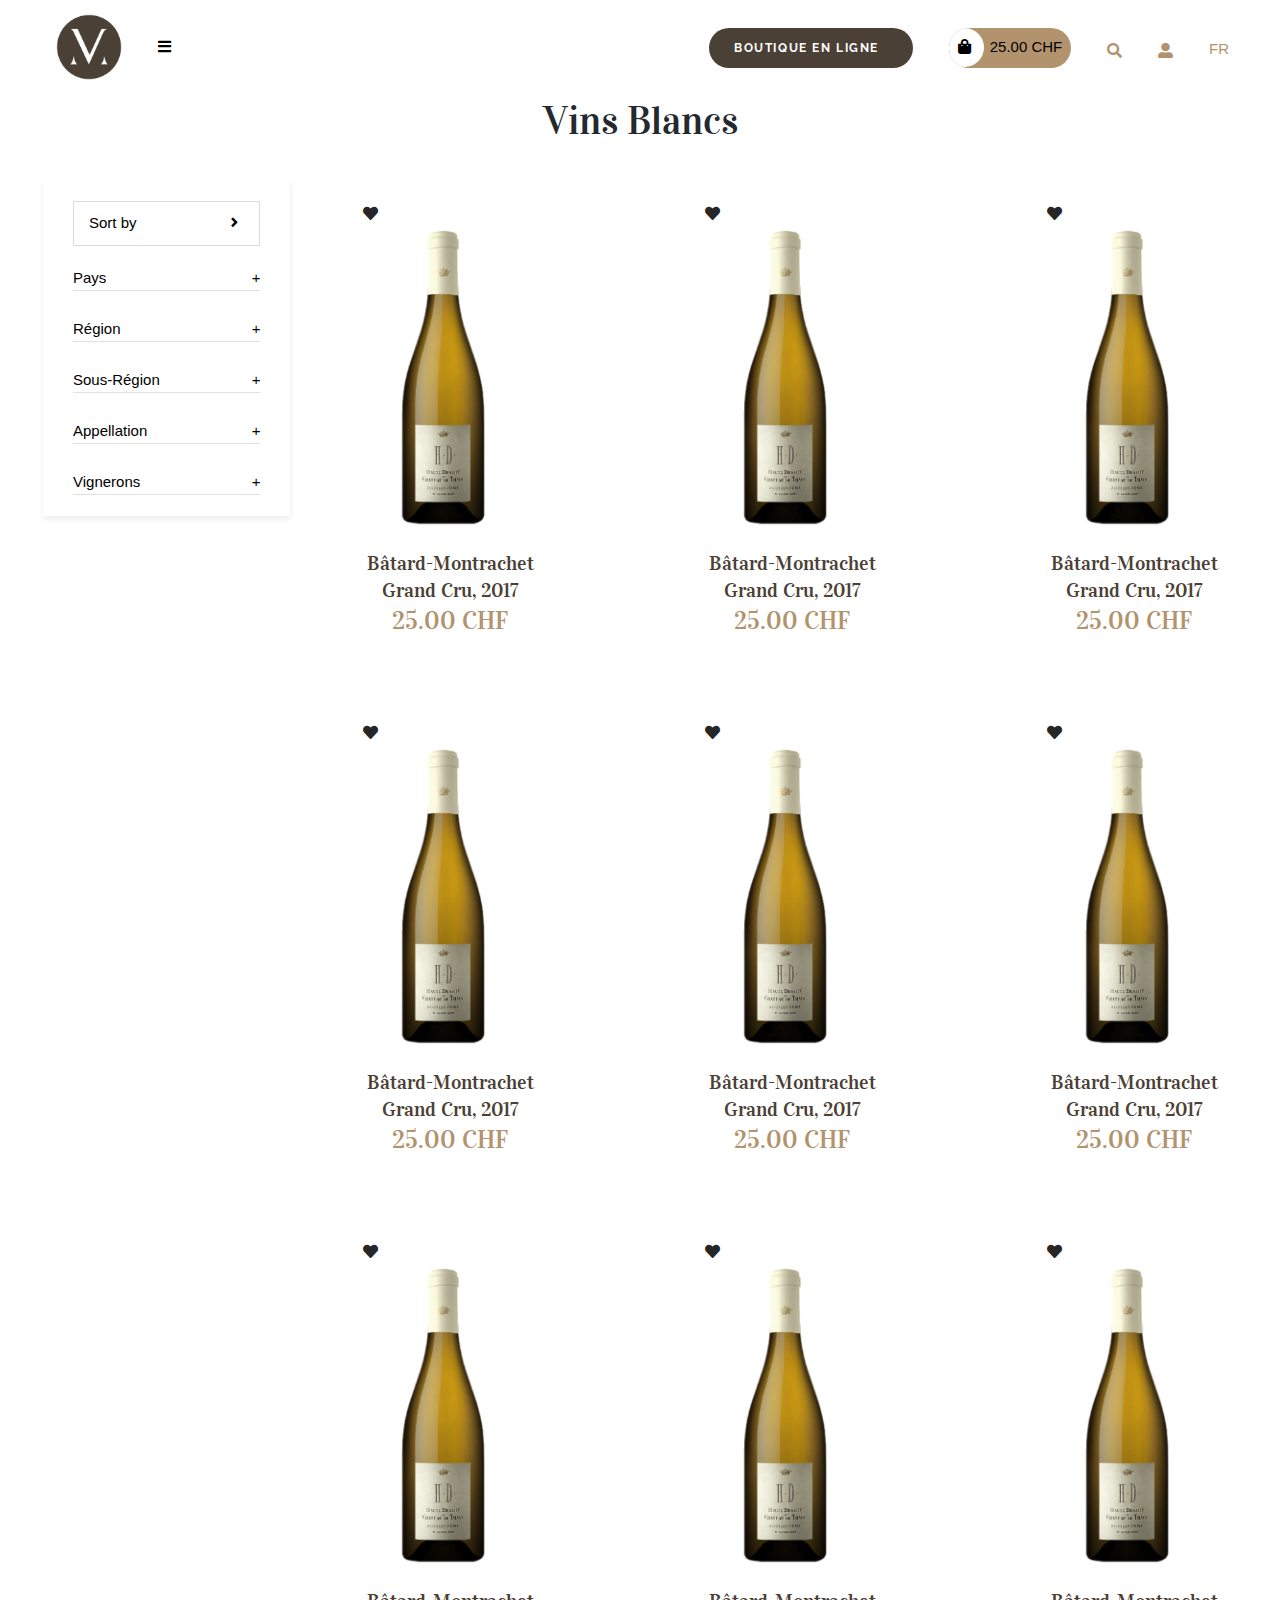
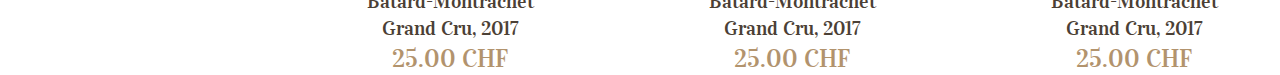
<file: store.html>
<!DOCTYPE html>
<html lang="en">

<head>
    <meta charset="UTF-8">
    <meta name="viewport" content="width=device-width, initial-scale=1.0">
    <link rel="stylesheet" href="https://cdnjs.cloudflare.com/ajax/libs/font-awesome/5.12.1/css/all.min.css" />
    <!-- <link rel="stylesheet" href="https://cdnjs.cloudflare.com/ajax/libs/font-awesome/5.12.1/css/all.min.css"/> -->
    <link rel="stylesheet" href="css/style.css">
    <title>Store</title>
</head>

<body>
    <div class="container">
        <div id="upper-content">

            <div class="titles">
                <div class="same-row">
                    <span id="close-upper"><i class="fas close-it fa-times"></i></span>
                    <h1 id="white-title">EXPLOREZ notre</h1>
                </div>

                <h1 id="brown-title">BOUTIQUE EN LIGNE</h1>
            </div>
            <div class="grid-links">

                <div class="links link1">
                    <div class="link-header first-head">
                        <p class="link-title ">
                            PAR RÉGION
                        </p>
                        <span id="replace-sigin">+</span>
                    </div>
                    <ul class="link-lists1">
                        <li><a href="#">Alsace</a></li>
                        <li><a href="#">Bordeaux</a></li>
                        <li><a href="#">Bourgogne</a></li>
                        <li><a href="#">Catalogne</a></li>
                        <li><a href="#">Champagne</a></li>
                        <li><a href="#">Languedoc</a></li>
                    </ul>
                </div>
                <div class="links">
                    <ul class="link-lists1">

                        <li><a href="#">Provence</a></li>
                        <li><a href="#">Région du Cape</a></li>
                        <li><a href="#">Rioja</a></li>
                        <li><a href="#">Roussillon</a></li>
                        <li><a href="#"> Sud-Ouest</a></li>
                        <li><a href="#">Valais</a></li>
                    </ul>
                </div>
                <div class="links">
                    <ul class="link-lists1">

                        <li><a href="#">Vallée de la Loire</a></li>
                        <li><a href="#">Vallée du Rhône</a></li>
                    </ul>
                </div>
                <div class="links">
                    <div class="link-header second-head ">
                        <p class="link-title">
                            PAR COULEUR
                        </p>
                        <span id="replace-sigin">+</span>
                    </div>
                    <ul class="link-lists2">

                        <li><a href="#">Blanc</a></li>
                        <li><a href="#">Moelleux</a></li>
                        <li><a href="#">Pétillant</a></li>
                        <li><a href="#">Pétillant rosé</a></li>
                        <li><a href="#">Rosé</a></li>
                        <li><a href="#">Rouge</a></li>
                    </ul>
                </div>
                <div class="links">
                    <div class="link-header third-head">
                        <p class="link-title">
                            DIVERS
                        </p>
                        <span id="replace-sigin">+</span>
                    </div>
                    <ul class="link-lists3">

                        <li><a href="#">Verres</a></li>
                        <li><a href="#">Coffrets Cadeaux</a></li>
                    </ul>
                </div>
            </div>

        </div>
        <nav class="main-nav">

            <div class="left-menu">

                <img src="img/MV-SANS-ECRITURE.png" alt="Koein" class="logo">


                <span class="show-menu"><i class="fas fa-bars"></i></span>

            </div>
            <div class="right-menu">
                <div class="btn btn-store"> <a href="#">BOUTIQUE EN LIGNE</a> </div>


                <div class="cart"><span> <i class="fas fa-shopping-bag"></i> </span>
                    <p>25.00 CHF</p>
                </div>
                <a href="#" class="btn btn-search"><i class="fas fa-search"></i></a>
                <a href="#" class=" btn btn-profile"><i class="fas fa-user-alt"></i></a>
                <a href="#" class=" btn btn-lang">FR</a>

            </div>
        </nav>

        <div class="store-title">


            <h1>Vins Blancs</h1>



        </div>
        <main class="main-content">

            <div class="left-sort">
                <form action="" method="get">
                    <div class="filter-block">

                        <div id="show-hide" class="closed">
                            <h4>Sort by </h4><i class="fas fa-angle-down"></i>
                        </div>
                        <div class="filter-content">


                            <div id="show-pays">
                                <h4>Pays</h4><span id="replace-sigin">+</span>
                            </div>
                            <div class="pays-content" style="display: none;">

                                <label class="checkbox-div">
                                    <input id="checkbox-sort  check-one" type="checkbox">

                                    France
                                </label>
                                <label class="checkbox-div">
                                    <input id="checkbox-sort  check-two" type="checkbox">

                                    Italy
                                </label>
                                <label class="checkbox-div">
                                    <input id="checkbox-sort  check-three " type="checkbox">

                                    Lebanon
                                </label>
                                <label class="checkbox-div">
                                    <input id="checkbox-sort check-four" type="checkbox">

                                    Switzerland
                                </label>
                                <label class="checkbox-div">
                                    <input id="checkbox-sort check-five" type="checkbox">

                                    Canada
                                </label>

                            </div>
                            <div id="show-pays">
                                <h4>Région</h4><span id="replace-sigin">+</span>
                            </div>
                            <div id="show-pays">
                                <h4>Sous-Région</h4><span id="replace-sigin">+</span>
                            </div>
                            <div id="show-pays">
                                <h4>Appellation</h4><span id="replace-sigin">+</span>
                            </div>
                            <div id="show-pays">
                                <h4>Vignerons</h4><span id="replace-sigin">+</span>
                            </div>




                        </div>
                    </div>
                </form>
            </div>
            <div class="product-list">

                <div class="items">
                    <a href="#" class="btn-like"><i class="fas fa-heart"></i></a>
                    <img src="img/chateau-tracy-pouilly-fume-HD-2011-G2.png" alt="" class="bottle">


                    <p class="details">Bâtard-Montrachet <br> Grand Cru, 2017</p>
                    <p class="price">25.00 CHF</p>
                </div>
                <div class="items">
                    <a href="#" class="btn-like"><i class="fas fa-heart"></i></a>
                    <img src="img/chateau-tracy-pouilly-fume-HD-2011-G2.png" alt="" class="bottle">


                    <p class="details">Bâtard-Montrachet <br> Grand Cru, 2017</p>
                    <p class="price">25.00 CHF</p>
                </div>
                <div class="items">
                    <a href="#" class="btn-like"><i class="fas fa-heart"></i></a>
                    <img src="img/chateau-tracy-pouilly-fume-HD-2011-G2.png" alt="" class="bottle">


                    <p class="details">Bâtard-Montrachet <br> Grand Cru, 2017</p>
                    <p class="price">25.00 CHF</p>
                </div>
                <div class="items">
                    <a href="#" class="btn-like"><i class="fas fa-heart"></i></a>
                    <img src="img/chateau-tracy-pouilly-fume-HD-2011-G2.png" alt="" class="bottle">


                    <p class="details">Bâtard-Montrachet <br> Grand Cru, 2017</p>
                    <p class="price">25.00 CHF</p>
                </div>
                <div class="items">
                    <a href="#" class="btn-like"><i class="fas fa-heart"></i></a>
                    <img src="img/chateau-tracy-pouilly-fume-HD-2011-G2.png" alt="" class="bottle">


                    <p class="details">Bâtard-Montrachet <br> Grand Cru, 2017</p>
                    <p class="price">25.00 CHF</p>
                </div>
                <div class="items">
                    <a href="#" class="btn-like"><i class="fas fa-heart"></i></a>
                    <img src="img/chateau-tracy-pouilly-fume-HD-2011-G2.png" alt="" class="bottle">


                    <p class="details">Bâtard-Montrachet <br> Grand Cru, 2017</p>
                    <p class="price">25.00 CHF</p>
                </div>
                <div class="items">
                    <a href="#" class="btn-like"><i class="fas fa-heart"></i></a>
                    <img src="img/chateau-tracy-pouilly-fume-HD-2011-G2.png" alt="" class="bottle">


                    <p class="details">Bâtard-Montrachet <br> Grand Cru, 2017</p>
                    <p class="price">25.00 CHF</p>
                </div>
                <div class="items">
                    <a href="#" class="btn-like"><i class="fas fa-heart"></i></a>
                    <img src="img/chateau-tracy-pouilly-fume-HD-2011-G2.png" alt="" class="bottle">


                    <p class="details">Bâtard-Montrachet <br> Grand Cru, 2017</p>
                    <p class="price">25.00 CHF</p>
                </div>
                <div class="items">
                    <a href="#" class="btn-like"><i class="fas fa-heart"></i></a>
                    <img src="img/chateau-tracy-pouilly-fume-HD-2011-G2.png" alt="" class="bottle">


                    <p class="details">Bâtard-Montrachet <br> Grand Cru, 2017</p>
                    <p class="price">25.00 CHF</p>
                </div>

            </div>

        </main>
        <div class="filter"><i class="fas fa-filter"></i><span>FILTER</span> </div>



    </div>
    <div class="filter-block-mobile">

        <div id="show-hide">
            <i class="fas fa-times"></i>
        </div>
        <div class="filter-content-mobile">


            <div id="show-pays">
                <h4>Pays</h4><span id="replace-sigin">+</span>
            </div>
            <div class="pays-content" style="display: none;">

                <label class="checkbox-div">
                    <input id="checkbox-sort" type="checkbox">

                    France
                </label>
                <label class="checkbox-div">
                    <input id="checkbox-sort" type="checkbox">

                    Italy
                </label>
                <label class="checkbox-div">
                    <input id="checkbox-sort" type="checkbox">

                    Lebanon
                </label>
                <label class="checkbox-div">
                    <input id="checkbox-sort" type="checkbox">

                    Switzerland
                </label>
                <label class="checkbox-div">
                    <input id="checkbox-sort" type="checkbox">

                    Canada
                </label>

            </div>
            <div id="show-pays">
                <h4>Région</h4><span id="replace-sigin">+</span>
            </div>
            <div id="show-pays">
                <h4>Sous-Région</h4><span id="replace-sigin">+</span>
            </div>
            <div id="show-pays">
                <h4>Appellation</h4><span id="replace-sigin">+</span>
            </div>
            <div id="show-pays">
                <h4>Vignerons</h4><span id="replace-sigin">+</span>
            </div>




        </div>
    </div>

    <script type="text/javascript" src="https://code.jquery.com/jquery-3.4.1.min.js"
        integrity="sha256-CSXorXvZcTkaix6Yvo6HppcZGetbYMGWSFlBw8HfCJo=" crossorigin="anonymous"></script>
    <script src="js/script.js"></script>
</body>

</html>
</file>
<file: css/style.css>
/*//// font links */
@import url('https://fonts.googleapis.com/css?family=Raleway:400,600,700&display=swap');
@import url('https://fonts.googleapis.com/css?family=Vidaloka&display=swap');

@font-face {
    font-family: Exodus Demo;
    src: url("/font/ExodusDemo-Sharpen.otf");
}

@font-face {
    font-family: Exodus Personal Use;
    src: url("/font/Exodus-PersonalUse-Regular.otf");
}

/*//// reset css template  */
html,
body,
div,
span,
applet,
object,
iframe,
h1,
h2,
h3,
h4,
h5,
h6,
p,
blockquote,
pre,
a,
abbr,
acronym,
address,
big,
cite,
code,
del,
dfn,
em,
img,
ins,
kbd,
q,
s,
samp,
small,
strike,
strong,
sub,
sup,
tt,
var,
b,
u,
i,
center,
dl,
dt,
dd,
ol,
ul,
li,
fieldset,
form,
label,
legend,
table,
caption,
tbody,
tfoot,
thead,
tr,
th,
td,
article,
aside,
canvas,
details,
embed,
figure,
figcaption,
footer,
header,
hgroup,
menu,
nav,
output,
ruby,
section,
summary,
time,
mark,
audio,
video {
    margin: 0;
    padding: 0;
    border: 0;
    font-size: 100%;
    font: inherit;
    vertical-align: baseline;
    box-sizing: border-box;
}

/* HTML5 display-role reset for older browsers */
article,
aside,
details,
figcaption,
figure,
footer,
header,
hgroup,
menu,
nav,
section {
    display: block;
}

body {
    line-height: 1;
}

ol,
ul {
    list-style: none;
}

blockquote,
q {
    quotes: none;
}

blockquote:before,
blockquote:after,
q:before,
q:after {
    content: '';
    content: none;
}

table {
    border-collapse: collapse;
    border-spacing: 0;
}

:root {

    --backgrond-color: #FFF;
    --primary-color: #4B4035;
    --secondary-color: #B2936D;
}

body {
    font-family: 'Segoe UI', Tahoma, Geneva, Verdana, sans-serif;
    background-color: var(--second-color);
    color: var(--font-color);

    font-size: 15px;
    line-height: 1.5;

}

a {

    color: #262626;
    text-decoration: none;
    /* text-decoration-color:  is for remove blue color of the links  */
}

.container {
    width: 100%;
    max-width: 1400px;
    overflow: hidden;
    margin: 0 auto;

}

/* //////////////////////////////Home page/////////////////////////// */

.home-banner {

    width: 100%;
    height: 738px;
    position: relative;

    background-image: url('/img/Image-55.png');
    z-index: 0;
}

.home-banner .main-nav {
    padding: 14px 56px;
    z-index: 2;
    margin: 0px;
}



.home-banner .show-menu {
    color: #ffffff;
}

.home-banner .cart p {
    color: #ffffff;
}

.home-banner .btn-search,
.home-banner .btn-profile,
.home-banner .btn-lang {
    color: #ffffff;
}

.home-banner .right-geo {
    position: absolute;
    left: 983px;
    top: 151px;
    width: 467px;
    height: 587px;
    transform: matrix(-1, 0, 0, -1, 0, 0);
    clip-path: polygon(0 0, 0% 100%, 100% 0);
    background: transparent linear-gradient(196deg, #000000 0%, #00000000 100%) 0% 0% no-repeat padding-box;
    opacity: 0.59;
}

.home-banner .left-geo {
    z-index: -1;
    position: absolute;
    top: 0px;
    left: 0px;
    width: 611px;
    height: 738px;
    clip-path: polygon(0px 0px, 34.25% 0px, 100% 100%, 0% 100%);

    background: transparent linear-gradient(180deg, #000000 0%, #00000000 100%) 0% 0% no-repeat padding-box;
    opacity: 1;
}

.banner-title {
    position: absolute;
    top: 392px;
    margin-left: 64px;
}

.banner-title p {

    max-width: 687px;
    height: 201px;
    text-align: left;
    font: normal 50px/67px Vidaloka;
    letter-spacing: 0;
    color: #FFFFFF;
    text-shadow: 0px 3px 6px #0000006B;
    opacity: 1;

}


.banner-btn {
    margin-top: 22.68px;

    max-width: 283px;
    height: 58px;
    border: 1px solid #FBFBFB;
    opacity: 1;
}

.banner-btn p {
    display: none;
}

@media (max-width:424px) {
    .home-banner {
        height: 804px;
        background-size: 861px 811px;
        background-position: top left 715px;
    }

    .home-banner .main-nav {
        padding: 12px 16px;
        padding-right: 19px;
        border: none;
    }

    .home-banner .left-geo {

        clip-path: polygon(0px 0px, 43.76% 0px, 100% 100%, 0% 100%);

        width: 233px;
        height: 139px;
    }

    .home-banner .right-geo {
        top: 71.5%;
        left: 54.4%;
        width: 183px;
        height: 229px;
        transform: matrix(-1, 0, 0, -1, 0, 0);
        background: transparent linear-gradient(196deg, #000000 0%, #00000000 100%) 0% 0% no-repeat padding-box;
        opacity: 0.59;
    }

    .banner-title {
        position: absolute;
        top: 516px;
        margin-left: 20px;
    }

    .banner-title p {
        display: block;
        max-width: 259px;
        height: 108px;
        text-align: left;
        font: normal 20px/27px Vidaloka;
        letter-spacing: 0;
        color: #FFFFFF;
        text-shadow: 0px 3px 6px #0000006B;
        opacity: 1;

    }


    .banner-btn {
        margin-top: 22.68px;
        text-align: center;
        max-width: 283px;
        height: 58px;
        border: 1px solid #FBFBFB;
        opacity: 1;

    }

    .banner-btn p {
        font: Bold 11px/15px Raleway;
        letter-spacing: 1.42px;
        color: #FFFFFF;
        text-transform: uppercase;
        opacity: 1;
        height: 15px;
        width: 185px;
        margin: 0 auto;
        line-height: 52px;
    }

}

.dark-div {


    padding-top: 265px;
    width: 100%;
    height: 1603px;
    background: #24292F 0% 0% no-repeat padding-box;
    opacity: 1;
    overflow: hidden !important;
    position: relative;

}

.dark-div .background-logo {
    position: absolute;
    margin-left: auto;
    margin-right: auto;
    top: 1003;
    left: 0;
    right: 0;
    text-align: center;
    width: 664px;
    height: 655px;
    background: transparent url('/img/LOGO-MV whiye.fw.png') 0% 0% no-repeat padding-box;
    opacity: 1;
}

.home-slider {

    z-index: 4;
    margin: 0 auto;
    height: 677px;
    width: 1150px;
}

.home-slider img {
    float: left;
    width: 351px;
    height: 677px;
    padding-top: 85px;
}

.name-slider {
    margin-top: 360px;
    float: left;
    width: 404px;
    display: block;
}

.name-slider .white-title {
    width: 404px;
    height: 48px;
    text-align: center;
    font: normal 36px/48px Vidaloka;
    letter-spacing: 0;
    color: #FFFFFF;
    text-transform: uppercase;
    opacity: 1;
}

.name-slider .brown-title {


    text-align: center;
    font: normal 36px/48px Vidaloka;
    letter-spacing: 0;
    color: #B2936D;
    text-transform: uppercase;
    opacity: 1;
}

.name-slider .arrow-slider {
    text-align: center;
    margin-top: 126px;
}

.pre-slider {
    margin-left: 10px;
}

.next-slider {
    margin-right: 10px;
}

.arrow-slider svg {
    cursor: pointer;
    color: #ffffff;


}


.details-slider {
    margin-top: 360px;
    float: left;
    width: 225px;
    height: 100%;
    text-align: left;
}

.details-slider .year {
    width: 93px;
    height: 39px;
    background: #B2936D 0% 0% no-repeat padding-box;
    opacity: 1;
    text-align: center;
    font: normal 31px/41px Raleway;
    letter-spacing: 0;
    color: #FFFFFF;
}

.details-slider .place {

    text-align: left;
    font: normal 25px/33px Vidaloka;
    letter-spacing: 0;
    color: #FFFFFF;
    text-transform: uppercase;
    opacity: 1;
}

.details-slider .type {

    text-align: left;
    font: normal 20px/27px Raleway;
    letter-spacing: 0;
    color: #FFFFFF;
    text-transform: capitalize;
    opacity: 1;
}

.details-slider .price {
    margin-top: 33px;
    text-align: left;
    font: normal 25px/33px Vidaloka;
    letter-spacing: 0;
    color: #FFFFFF;
    text-transform: uppercase;
    opacity: 1;
}

.details-slider .order-btn {
    cursor: pointer;
    text-align: center;
    margin-top: 66px;
    width: 222px;
    height: 59px;
    border: 1px solid #B2936D;
    opacity: 1;
    color: #B2936D;
    font: Bold 14px/19px Raleway;
    letter-spacing: 1.81px;
    line-height: 57px;
    text-transform: uppercase;

}

.details-slider .arrow-slider {
    display: none;
}

@media (max-width:424px) {

    .dark-div {
        height: 677px !important;
        padding-top: 34px;
    }

    .dark-div .background-logo {
        position: absolute;
        margin-left: auto;
        margin-right: auto;
        background-size: 220px 217px;
        top: 133px;
        width: 220px;
        height: 217px;

    }

    .home-slider {
        text-align: center;
        margin: 0 auto;
        height: 345px;
        width: 100%;
    }

    .name-slider {
        display: block;
        margin: 0 auto;
    }

    .name-slider .arrow-slider {
        display: none;


    }

    .name-slider .white-title {

        height: 30px;
        text-align: center;
        font: normal 22px/30px Vidaloka;
        letter-spacing: 0;
        color: #FFFFFF;
        text-transform: uppercase;
        opacity: 1;
    }

    .name-slider .brown-title {
        text-align: center;
        font: normal 22px/30px Vidaloka;
        letter-spacing: 0;
        color: #B2936D;
        text-transform: uppercase;
        opacity: 1;
    }

    .inline-banner {


        display: inline;

    }

    .home-slider img {
        float: left;
        padding-top: 0;
        margin-top: 4px;
        width: 143px;
        height: 275px;
        margin-left: 38px;
    }

    .details-slider {
        margin-top: 23px;
        float: left;
        width: 165px;
        height: 100%;
        text-align: left;
    }

    .details-slider .year {
        width: 62px;
        height: 26px;
        background: #B2936D 0% 0% no-repeat padding-box;
        opacity: 1;
        text-align: center;
        font: normal 18px/24px Raleway;
        letter-spacing: 0;
        color: #FFFFFF;
        opacity: 1;
    }

    .details-slider .place {
        padding-top: 10px;
        text-align: left;
        font: normal 16px/21px Vidaloka;
        letter-spacing: 0;
        color: #FFFFFF;
        text-transform: uppercase;
        opacity: 1;
    }

    .details-slider .type {

        text-align: left;
        font: normal 14px/19px Raleway;
        letter-spacing: 0;
        color: #FFFFFF;
        text-transform: capitalize;
        opacity: 1;
    }

    .details-slider .price {
        margin-top: 23px;
        text-align: left;
        font: normal 15px/20px Vidaloka;
        letter-spacing: 0;
        color: #FFFFFF;
        text-transform: uppercase;
        opacity: 1;
    }

    .details-slider .order-btn {
        cursor: pointer;
        text-align: center;
        margin-top: 28px;
        width: 165px;
        height: 54px;
        padding-left: 10px;
        border: 1px solid #B2936D;
        opacity: 1;
        text-align: left;
        font: Bold 11px/15px Raleway;
        letter-spacing: 1.42px;
        color: #B2936D;
        text-transform: uppercase;
        opacity: 1;
        line-height: 50px;

    }

    .details-slider .arrow-slider {
        margin-top: 25px;
        display: block;
    }

    .dark-div .red-wine-bg {
        top: 314px;
        left: -129.27734375px;
        position: absolute;
        width: 316px;
        height: 398px;
        transform: matrix(0.97, -0.26, 0.26, 0.97, 0, 0);
        opacity: 0.55;
    }

}

.dark-div .red-wine-bg {
    top: 823px;
    left: -242.717px;
    position: absolute;
    width: 678px;
    height: 856px;
    transform: matrix(0.97, -0.26, 0.26, 0.97, 0, 0);
    opacity: 0.55;
}

.btm-slider-container {

    margin: 0 auto;
    margin-top: 154px;
    width: 100%;
    text-align: center;
    display: block;

}

.btm-slider-container .growers {
    text-align: center;
    font: normal 36px/48px Vidaloka;
    letter-spacing: 0;
    color: #B2936D;
    opacity: 1;
}

.btm-slider-container .arrow-slider {
    margin: 20px;

}

.btm-slider-container .arrow-slider-mobile {

    margin-top: 5px;
    margin-left: 10px;
    display: none;
    cursor: pointer;

}

.pre-slider-btm {
    margin-right: 10px;
    display: inline !important;
}

.next-slider-btm {

    margin-left: 10px;
    display: inline !important;
}

.btm-slider-container .bottom-slider {
    width: 100%;
    margin-top: 40px;



}

.bottom-slider .slider-img {

    width: 229px !important;
    height: 229px !important;

    background: #DEDEDE 0% 0% no-repeat padding-box;
    border: 1px solid #707070;
    opacity: 1;
    border-radius: 100%;
    margin: 0 34px;

}

.slider-img img {
    width: 151px;
    height: 151px;
    margin: 45px 39px;

    background-color: #DEDEDE;
    mix-blend-mode: multiply;

}

@media (max-width:424px) {



    .btm-slider-container {

        margin: 0 auto;
        margin-top: 107px !important;
        width: 100%;
        text-align: center;
        display: block;

    }

    .btm-slider-container .arrow-slider {
        display: none;
    }

    .btm-slider-container .growers {
        text-align: center;
        font: normal 22px/30px Vidaloka;
        letter-spacing: 0;
        color: #B2936D;
        opacity: 1;
    }

    .btm-slider-container .bottom-slider {
        width: 100%;
        margin-top: 16px;



    }

    .bottom-slider .slider-img {
        width: 101px !important;
        height: 100px !important;

        background: #DEDEDE 0% 0% no-repeat padding-box;
        border: 1px solid #707070;
        opacity: 1;
        border-radius: 100%;
        margin: 0 20px;

    }

    .slider-img img {
        width: 66px;
        height: 66px;
        margin-top: 15px;
        margin-left: 15px;

        background-color: #DEDEDE;
        mix-blend-mode: multiply;

    }

    .btm-slider-container .arrow-slider-mobile {

        display: block !important;

    }
}

.gallery {

    width: 100%;
    height: 1036px;
}

.gallery .left-gallery {
    position: relative;
    width: 49.04%;
    float: left;
    height: 100%;

}

.gallery .right-gallery {
    position: relative;
    width: 50.96%;
    float: left;
    height: 100%;

}

.left-gallery img {
    width: 90%;

    float: left;
    margin-top: 248px;
}

.left-gallery .left-title-gallery {
    position: absolute;
    top: 456px;
    left: 185px;
    height: 96px;
    text-align: center;
    font: 36px/48px Exodus Demo;
    letter-spacing: 0;
    color: #FFFFFF;
    opacity: 1;
    text-align: center;
}

.left-title-gallery .black-title {
    width: 239px;
    background: #24292F 0% 0% no-repeat padding-box;

}

.left-title-gallery .brown-title {
    width: 196px;
    height: 45px;
    background: #B69976 0% 0% no-repeat padding-box;
    margin: 0 auto;
}

.right-gallery .right-first-img {
    margin-top: 172.59px;
    float: left;
}

.right-gallery .right-second-img {
    margin-top: 68.41px;
    float: left;
}

.right-gallery .right-first-title {
    position: absolute;
    top: 366px;
    right: 108px;
    width: 320px;
    height: 149px;
    background: #FFFFFF 0% 0% no-repeat padding-box;
    opacity: 1;
    font: 36px/48px Exodus Demo;
    letter-spacing: 0;
    color: #24292F;
    opacity: 1;
}

.right-gallery .right-title-gallery {
    position: absolute;
    top: 699px;
    right: 197px;
    height: 96px;
    text-align: center;
    font: 36px/48px Exodus Demo;
    letter-spacing: 0;
    color: #FFFFFF;
    opacity: 1;
    text-align: center;
}

.right-title-gallery .black-title {
    width: 303px;
    background: #24292F 0% 0% no-repeat padding-box;

}

.right-title-gallery .brown-title {
    width: 262px;
    height: 45px;
    background: #B69976 0% 0% no-repeat padding-box;
    margin: 0 auto;
}


@media (max-width:424px) {

    .gallery {

        width: 100%;
        height: 641.94px;
    }

    .gallery .left-gallery {

        width: 100%;
        height: 278px;
    }

    .left-gallery img {
        margin: 0 12px;
        margin-top: 15px;
        width: 350px;
        height: 263px;
    }

    .left-gallery .left-title-gallery {
        position: absolute;
        top: 126px;
        left: 116px;
        height: 96px;
        text-align: center;
        font: 22px/30px Exodus;
        letter-spacing: 0;
        color: #FFFFFF;
        opacity: 1;
        text-align: center;
    }

    .left-title-gallery .black-title {
        width: 143px;

        background: #24292F 0% 0% no-repeat padding-box;

    }

    .left-title-gallery .brown-title {
        width: 121px;
        height: 23px;
        background: #B69976 0% 0% no-repeat padding-box;
        margin: 0 auto;
    }

    .gallery .right-gallery {

        width: 100%;
        padding: 14px 13px;
        padding-bottom: 18px;
        height: 365px;

    }

    .right-gallery .right-first-img {
        margin-top: 0px;
        float: left;
        width: 350px;
        height: 193px;
    }

    .right-gallery .right-second-img {
        margin-top: 14px;
        float: left;
        width: 350px;
        height: 140px;
    }

    .right-gallery .right-first-title {
        position: absolute;
        top: 140px;
        right: 88px;
        width: 200px;
        height: 70px;
        background: #FFFFFF 0% 0% no-repeat padding-box;
        text-align: center;
        font: 22px/30px Exodus Demo;
        letter-spacing: 0;
        color: #24292F;
        opacity: 1;
    }

    .right-gallery .right-title-gallery {
        position: absolute;
        top: 269px;
        right: 97px;


        text-align: center;
        font: 22px/30px Exodus Demo;
        letter-spacing: 0;
        color: #FFFFFF;
        opacity: 1;
    }

    .right-title-gallery .black-title {
        width: 185px;
        height: 25px;
        background: #24292F 0% 0% no-repeat padding-box;

    }

    .right-title-gallery .brown-title {
        width: 168px;
        height: 26px;
        background: #B69976 0% 0% no-repeat padding-box;
        margin: 0 auto;
    }


}

/* //////////////////////////////Home page/////////////////////////// */
/* ////top hidden menu */
#upper-content {

    padding-top: 31px;
    width: 100%;
    display: none;
    background: #4D4034 0% 0% no-repeat padding-box;
    border: 1px solid #707070;
    opacity: 1;
}



div.links:nth-child(1)>span:nth-child(2) {
    display: none;
}



div.links:nth-child(4)>span:nth-child(2) {
    display: none;
}



div.links:nth-child(5)>span:nth-child(2) {
    display: none;
}

.titles {


    display: block;
    width: 100%;


}

.link-header span {
    display: none;
}

#close-upper {
    position: absolute;
    color: white;
    opacity: 1;
    float: left;
    top: 31px;
    left: 75px;
    cursor: pointer;
}

#same-row {
    position: relative
}

#white-title {
    text-align: center;

    font-size: 27px;
    font-family: Vidaloka, 'Segoe UI', Tahoma, Geneva, Verdana, sans-serif;

    font-weight: normal;
    letter-spacing: 0;
    color: #FBFBFB;
    text-transform: uppercase;
    opacity: 1;
}

#brown-title {
    text-align: center;

    font-size: 27px;
    font-family: Vidaloka, 'Segoe UI', Tahoma, Geneva, Verdana, sans-serif;

    font-weight: normal;
    letter-spacing: 0;
    color: #B2936D;
    text-transform: uppercase;
    opacity: 1;
}

.grid-links .links #replace-sign {

    display: none;
}

.grid-links {
    display: grid;
    display: -ms-grid;
    grid-template-columns: repeat(5, 1fr);
    -ms-grid-columns: 1fr 1fr 1fr 1fr 1fr;
    column-gap: 89px;
    margin: 25px 72px;
}

.link-lists1,
.link-lists2,
.link-lists3 {
    display: block;
}

div.links:nth-child(2)>ul:nth-child(1) {
    margin-top: 40px;
}

div.links:nth-child(3)>ul:nth-child(1) {
    margin-top: 40px;
}


@media (max-width: 968px) {
    .grid-links {
        display: grid;
        display: -ms-grid;
        grid-template-columns: 1fr;
        -ms-grid-columns: 1fr;
        column-gap: 89px;
        margin: 25px 72px;
    }

    .links {
        padding-left: 0px !important;
        border: none !important;
    }

    .grid-links .link2,
    .link3 {

        margin-top: 0px !important;
    }

}

@media (max-width: 424px) {


    .first-head {
        padding-top: 0px;
        margin-top: 0px;
    }




    div.links:nth-child(4)>div:nth-child(1) {
        padding-top: 11px;
    }



    div.links:nth-child(1)>div:nth-child(1) {
        margin-top: 11px;
    }

    .grid-links {
        margin-left: 15px !important;
        border-top: 1px solid #707070;
        margin-right: 15px !important;
        margin-top: 15px !important;
        padding-top: 25px !important;
    }

    .grid-links .link-header {
        display: block;
        height: 50px;
        padding-top: 11px;
        border-bottom: 1px solid black;
        margin-bottom: 15px;
        cursor: pointer;
    }

    .link-header .link-title {

        float: left;
    }

    .link-header span {

        display: block;

        float: right;
    }

    div.links:nth-child(2)>ul:nth-child(1) {
        margin-top: 0px;
    }

    div.links:nth-child(3)>ul:nth-child(1) {
        margin-top: 0px;
    }

    #white-title {
        display: none;

    }

    #brown-title {
        font: Bold 16px/21px Raleway;
        letter-spacing: 2.06px;
        color: #FFFFFF;
        margin-left: 45px;
        text-align: left;

    }

    #close-upper {
        /*! position: absolute; */
        color: white;
        opacity: 1;
        float: left;
        /*! top: 31px; */
        /*! left: 75px; */
        cursor: pointer;
        top: 31px !important;
        left: 15px !important;

    }

    .grid-links {
        display: grid;
        display: -ms-grid;
        grid-template-columns: 1fr;
        -ms-grid-columns: 1fr;
        column-gap: 89px;
        margin: 25px 72px;
    }

    .links {
        padding-left: 0px !important;
        border: none !important;
    }

    .links ul {
        display: none;
    }

    .grid-links .link2,
    .link3 {

        margin-top: 0px !important;
    }
}

.grid-links .link-title {
    font: Bold 14px/19px Raleway;
    letter-spacing: 1.81px;
    color: #FBFBFB;
    text-transform: uppercase;
    opacity: 1;
    margin-bottom: 20px;
}

.grid-links .link2,
.link3 {

    margin-top: 40px;
}

.grid-links .link4,
.link5 {

    border-left: 1px solid black;
    padding-left: 60px;
}

.grid-links .links ul li a {
    font: normal 14px/24px Raleway;
    letter-spacing: 1.81px;
    color: #DBB68B;
    text-transform: capitalize;
    opacity: 1;
}



.show-menu {
    cursor: pointer;
}

/* /////nav bar */
.main-nav {
    display: flex;
    align-items: center;
    justify-content: space-between;
    margin: 14px 56px;
    flex-wrap: wrap;
}



.left-menu {
    display: flex;
    align-items: center;
    justify-content: space-between;


}

.left-menu .show-menu {
    margin-left: 36px;

}

.right-menu {
    display: flex;
    align-items: center;
    justify-content: space-between;


}

.right-menu .btn,
.cart {
    margin-left: 36px;
}

.btn-store {
    cursor: pointer;
    width: 204px;
    height: 40px;
    background: var(--primary-color) 0% 0% no-repeat padding-box;
    border-radius: 22px;
    opacity: 1;
}

.btn-store a {


    color: #262626;
    text-decoration: none;
    /* text-decoration-color:  is for remove blue color of the links  */
    text-align: left;
    font: Bold 14px/19px Raleway;
    letter-spacing: 1.81px;
    color: #FFFFFF;
    opacity: 1;

    line-height: 41px;
    letter-spacing: 1.59px;
    font-size: 12px;
    padding-left: 25px;
    padding-top: 0px;
    margin-top: 0px;



}

.cart {
    top: 31px;
    left: 1088px;
    width: 122px;
    height: 40px;
    background: #B2936D 0% 0% no-repeat padding-box;
    border-radius: 22px;
    opacity: 1;
    display: inherit;
    align-items: center;
    justify-content: center;


    padding-top: 0px;
    padding-left: 0px;
    overflow: hidden;
    text-align: center;


}

.cart span {

    background: #FFFFFF 0% 0% no-repeat padding-box;
    margin-left: -13px;
    border-radius: 22px;
    width: 39px;
    height: 39px;
    margin-right: 6px;
}

.cart span .fa-shopping-bag {
    padding-top: 11px;
    margin-left: 0px;
}


.btn-search {

    width: 15px;
    height: 15px;
    color: #B2936D;
    opacity: 1
}

.btn-profile {

    width: 15px;
    height: 15px;
    color: #B2936D;
    opacity: 1;



}

.btn-lang {
    width: 15px;
    height: 19px;
    text-align: left;
    font: SemiBold 14px/19px Raleway;
    letter-spacing: 0;
    color: #B2936D;
    opacity: 1;
}

@media (max-width: 779px) {
    .logo {
        width: 40px;
    }

    .btn-store {
        display: none;

    }
}

@media (max-width: 424px) {



    .main-nav {
        display: flex;
        align-items: center;

        justify-content: space-between;
        margin: 7px 18px;
        flex-wrap: wrap;
        border-bottom: 1px solid #F2F2F2;
        margin-bottom: 0;
        padding-bottom: 7px;
    }

    .logo {
        width: 40px;
    }





    .show-menu {
        margin-left: 15px;
    }


    .cart {
        margin-left: 15px;
        font: Bold 14px/19px Raleway !important;
    }


}

/* /////main content */



.store-title {

    width: 100%;
    display: inline-block;
    text-align: center;
    height: inherit;
}

.store-title h1 {

    margin-top: 29px;



    font: normal 39px/52px Vidaloka;
    font-size: 39px;
    font-family: Vidaloka, 'Segoe UI', Tahoma, Geneva, Verdana, sans-serif;
    line-height: 52px;
    font-weight: normal;
    letter-spacing: 0;
    color: #24292F;
    opacity: 1;
    margin: 0 auto;
}


.main-content {
    margin-top: 33px;
    margin-left: 43px;
}

.left-sort {
    width: 20%;
    float: left;
    -webkit-box-shadow: 0px 3px 6px #00000014;
    -moz-box-shadow: 0px 3px 6px #00000014;
    box-shadow: 0px 3px 6px #00000014;
}


/* /////product grid */
.product-list {

    width: 80%;
    margin-top: 0px;
    padding-top: 23px;
    padding-left: 73px;
    display: grid;
    display: -ms-grid;
    grid-template-columns: repeat(3, 172px);
    -ms-grid-columns: 172px 172px 172px;
    column-gap: 170px;
    row-gap: 85px;
}

@media (max-width:424px) {



    .store-title h1 {

        font: normal 22px/30px Vidaloka !important;

    }

    .product-list {
        /* grid-template-columns: repeat(3, 172px); */
        /* column-gap: 170px; */
        grid-template-columns: repeat(2, 2fr);
        -ms-grid-columns: 2fr 2fr;
        column-gap: 0px;
    }


    .product-list {
        padding-left: 0px;
        margin-left: 26px;
    }


}

@media (min-width: 768px) and (max-width: 1080px) {
    .product-list {



        grid-template-columns: repeat(2, 172px);
        -ms-grid-columns: 172px 172px;
        column-gap: 153px;
    }
}

/* /////item store  */
.items {
    display: block;

    width: 174px;
    max-height: 467.45px;
    position: relative;
}

.items .bottle {

    height: 313px;
}

.items .place {
    margin-top: 17px;
    width: 130px;
    height: 19px;
    text-align: center;
    font: normal 14px/19px Raleway;
    letter-spacing: 0;
    color: #4B4035;
    text-transform: uppercase;
    opacity: 1;

}

.items .price {

    margin: auto;
    text-align: center;
    font: normal 25px/33px Vidaloka;
    letter-spacing: 0;
    color: #B2936D;
    text-transform: uppercase;
    opacity: 1;

}

.items .details {
    margin-top: 5px;

    height: 54px;

    text-align: center;
    font: normal 20px/27px Vidaloka;
    letter-spacing: 0;
    color: #4B4035;
    text-transform: capitalize;
    opacity: 1;

}

@media (max-width:424px) {

    .items .price {

        font: normal 16px/21px Vidaloka !important;
    }

    .items .details {

        font: Regular 16px/21px Vidaloka;
    }
}

/* /////filer desktop version */
.filter-block {
    padding-top: 21px;
    padding-right: 30px;
    padding-left: 30px;
}

.filter-block #show-hide {
    width: 100%;
    height: 45px;
    cursor: pointer;
    background: #FFFFFF 0% 0% no-repeat padding-box;
    border: 1px solid #DBDBDA;
    opacity: 1;
    margin: 0 auto;
    margin-bottom: 21px;


}

.filter-block #show-hide h4 {

    float: left;
    margin-left: 15px;
    margin-top: 10px;
}

.filter-block #show-hide .fa-angle-down {
    float: right;
}




.filter-block #show-hide .fa-angle-down {
    margin-top: 20px;
    margin-right: 20px;
    -webkit-transform: translateY(-50%);
    -moz-transform: translateY(-50%);
    -ms-transform: translateY(-50%);
    -o-transform: translateY(-50%);
    transform: translateY(-50%);
    -webkit-transition: -webkit-transform .3s;
    -moz-transition: -moz-transform .3s;
    transition: transform 0.3s
}

.filter-block #show-hide.closed .fa-angle-down {
    -webkit-transform: translateY(-50%) rotate(-90deg);
    -moz-transform: translateY(-50%) rotate(-90deg);
    -ms-transform: translateY(-50%) rotate(-90deg);
    -o-transform: translateY(-50%) rotate(-90deg);
    transform: translateY(-50%) rotate(-90deg)
}

.filter-block .filter-content {
    width: 100%;
    margin: 0 auto;
}

.filter-content {

    display: block;

}

.pays-content {
    display: grid;
    display: -ms-grid;
    margin: 10px 0;


}

@media (max-width: 843px) {

    .main-content {

        display: inline;
    }

    .left-sort {

        -webkit-box-shadow: 0px 0px 0px 0px rgba(0, 0, 0, 0.75);
        -moz-box-shadow: 0px 0px 0px 0px rgba(0, 0, 0, 0.75);
        box-shadow: 0px 0px 0px 0px rgba(0, 0, 0, 0.75);
        width: 100%;
    }

    .btn-store,
    .btn-profile,
    .btn-lang {
        display: none;
    }

    .filter-content {

        display: none;

    }

    .pays-content {
        display: grid;
        display: -ms-grid;
        grid-template-columns: 1fr 1fr;
        -ms-grid-columns: 1fr 1fr;
        column-gap: 5rem;

    }

}

.filter-content>div:nth-child(1) {
    margin-top: 0px !important;
}


#show-pays {
    width: 100%;
    height: 24px;
    cursor: pointer;
    border-bottom: 1px solid #70707038;
    margin-top: 27px;
    margin-bottom: 21px;
}

#show-pays h4 {

    float: left;
    bottom: 0;

}

#show-pays span {

    float: right;


}

/* ////filter for mobile */
.filter {
    display: none;
    cursor: pointer;
}

@media (max-width: 424px) {
    .filter {
        display: inline !important;
        position: fixed !important;
        top: 93.35% !important;
        left: 26.6%;
        width: 175px;
        height: 46px;
        background: #FFFFFF 0% 0% no-repeat padding-box;
        box-shadow: 0px 3px 6px #00000029;
        border: 1px solid #70707026;
        border-radius: 22px;
        opacity: 1;
    }

    .filter i {
        width: 15px;
        height: 15px;
        margin: 15px 58px;
        margin-right: 0;
    }

    .filter span {
        text-align: center;
        font: Bold 12px/16px Raleway;
        letter-spacing: 0;
        color: #4B4035;
        text-transform: uppercase;
        opacity: 1;
        width: 36px;
        height: 16px;
    }

    .filter-block-mobile {
        position: absolute;
        top: 0;
        left: 0;
        background-color: white;
        width: 100%;
        height: 100%;
    }

    .filter-block-mobile #show-hide {
        cursor: pointer;
        text-align: center;
    }

    .filter-block-mobile .filter-content-mobile {

        height: 100%;
        width: 100%;
        z-index: 100;
    }

    .filter-content-mobile div {

        margin-top: 0;
    }


}

.filter-block-mobile {
    display: none;
    width: 100%;
    height: 918px;
    background: #F9F9F8 0% 0% no-repeat padding-box;
    border: 1px solid #707070;
    opacity: 1;
}

/* /////////////////////////////////////////////////////////end of Store */
/* //////////////////////////////////////////////////////////////Single page */




.single-container {

    width: 100%;
    height: 904px;
    position: relative;
    z-index: 0;
}

.single-container .main-nav {
    padding: 17px 54px;
    z-index: 2;
    margin: 0px;
}

.single-container .main-nav .right-menu {

    padding-bottom: 15px;

}

.single-container .show-menu {
    color: #ffffff;
}

.single-container .single-left {
    z-index: -1;
    position: absolute;
    top: 0px;
    left: -1px;
    width: 700px;
    height: 100%;
    background: #24292F 0% 0% no-repeat padding-box;
    opacity: 1;
}

.single-left .blur-bg {
    position: absolute;
    top: 260px;
    left: 207px;
    width: 214px;
    height: 451px;
    background: #FFFFFF 0% 0% no-repeat padding-box;
    opacity: 0.16;
    filter: blur(34px);
}

.slider-element {
    text-align: center;
    margin-top: 123px;
    position: relative;
}

.slider-element .pre-slider {
    position: absolute;
    top: 360px;
    left: 640px;


    opacity: 1;
}

.slider-element .next-slider {
    position: absolute;
    top: 360px;
    left: 51px;
    opacity: 1;
}

.slider-element .pre-slider,
.slider-element .next-slider {
    cursor: pointer;
}

.slider-element img {
    display: inline-block !important;

}



.single-right {
    width: 47%;

    float: right;

}

.single-right .desc-container {


    width: 660px;
    margin: 0 auto;
    margin-top: 0px;
    border-top: 1px solid #DFDFDE;
    padding-top: 26px;
}

.single-right .desc-container .heart-div {
    display: block;
    cursor: pointer;
}

.desc-container .details-desc {
    margin-top: 80px;
    text-align: left;
}

.details-desc .single-date {

    height: 24px;
    text-align: left;
    font: normal 20px/24px Raleway;
    letter-spacing: 0;
    color: #4B4035;
    text-transform: uppercase;
    opacity: 1;
}

.details-desc .single-name {

    height: 52px;
    text-align: left;
    font: normal 39px/52px Vidaloka;
    letter-spacing: 0;
    color: #4B4035;
    text-transform: capitalize;
    opacity: 1;
}

.details-desc .price-details {

    margin-top: 27px;
    width: 100%;
}

.price-details * {
    display: inline;
}

.price-details .sub-price {
    font: normal 28px/37px Exodus Demo;
    letter-spacing: 0;
    color: #B2936D;
    opacity: 1;
}

.price-details .tax-price-1 {
    width: 48px;
    height: 16px;
    text-align: left;
    font: no 14px/16px Raleway;
    letter-spacing: 0;
    color: #4B4035;
    opacity: 1;
    margin-left: 27px;
}

.price-details .line-price {
    margin-left: 16.5px;
    margin-right: 18px;
    width: 0px;
    height: 24px;
    border: 1px solid #707070;
    opacity: 0.34;

}

.price-details .tax-price-1 {
    width: 102px;
    height: 16px;
    text-align: left;
    font: normal 14px/16px Raleway;
    letter-spacing: 0;
    color: #4B4035;
    opacity: 1;
}

.details-desc .list-desc {
    margin-top: 44px;

    height: 71px;
    text-align: left;
    font: normal 13px/28px Raleway;
    letter-spacing: 0;
    color: #24292F;
    opacity: 1;

}

.list-desc ul li {

    /* set color of list item text */
    list-style: none;
    margin: 0 0 16px 1.1225em;
    /* Give the bullet room on the left hand side */
    padding: 0;
    position: relative;
}

.list-desc ul li::before {
    color: #B2936D;

    content: "\2022";

    display: inline-block;
    font-size: 1em;

    left: -1.1225em;

    position: absolute;

    top: 0em;

}

.icons-grid {
    margin-top: 63px;
    padding-top: 10px;
    padding-bottom: 21px;
    border-bottom: 1px solid #70707029;
    ;
    border-top: 1px solid #70707029;
    ;
    display: grid;
    grid-template-columns: repeat(3, 1fr);
}

.icons-grid * {
    text-align: center;
}

.icons-grid .glass {
    margin-top: 18px;
}

.icons-grid .grapes {
    margin-top: 15px;
}

.add-cart {
    height: 64px;
    width: 448px;
    margin: 61px 113px;
    border: 1px solid #B2936D;
}

.add-cart * {
    display: inline-block;

}

.add-cart .qty {
    padding-top: 12px;
    width: 212px;
    height: 57px;

    opacity: 1;
    text-align: center;
    font: normal 29px/34px Raleway;
    letter-spacing: 0;
    color: #24292F;
    opacity: 1;
}

.removeone {
    cursor: pointer;
    margin-right: 15px;
}

.addone {
    cursor: pointer;
    margin-left: 15px;
}

.add-cart .btn-add {
    cursor: pointer;
    line-height: 47px !important;
    text-align: center;
    height: 39px;
    background: #B2936D 0% 0% no-repeat padding-box;
    opacity: 1;
    width: 220px;
    font: Bold 14px/16px Raleway;
    letter-spacing: 1.81px;
    color: #FFFFFF;
    text-transform: uppercase;
    opacity: 1;
}

.add-cart .btn-add i {
    letter-spacing: 8.83px;
    opacity: 1;

}

.links-grid-desc {
    text-align: left;
    font: Bold 14px/16px Raleway;
    letter-spacing: 1.81px;
    color: #B2936D;
    text-transform: uppercase;
    opacity: 1;
    display: grid;
    grid-template-columns: repeat(3, 1fr);
    column-gap: 0;
}

div.link-item-desc:nth-child(3) {
    margin-left: 27px;
}

.links-grid-desc {
    letter-spacing: 0px;
}




@media (max-width:424px) {
    .single-container .main-nav {
        padding: 12px 16px;
        background-color: black;
    }

    .single-container .right-menu {
        padding: 12px 16px;

    }

    .single-container .single-left {
        display: none;
    }

    .single-container .single-right {
        width: 100%;
    }

    .desc-container {
        padding-right: 20px;
        padding-left: 20px;
    }


    .single-name {
        font-weight: 400;
        font-size: 26px;
    }



    .single-date {
        font-size: 15px;
    }



    .sub-price {
        font-size: 18px;
    }



    .list-desc {
        font-size: 9px;
    }



    .list-desc>ul:nth-child(1) {
        line-height: 13px;
        font-size: 9px;
    }



    .icons-grid {

        margin: auto auto;
        display: inline-block;
        padding-left: 63px;
        border-top: none;
        border-bottom: none;
    }

    .add-cart {
        margin-left: 0px;
        margin-right: 0px;


        width: 332px;

    }

    .add-cart .qty {

        width: 97px;
    }

    .btn-add {
        font-size: 11px;

    }

    .qty {
        font-size: 25px;
    }

    .links-grid-desc {
        display: none;
    }

    .cart-modal {
        top: 0px;
        left: 0px;
        width: 376px;
        height: 812px;
    }

    .qty {
        font-size: 21px !important;
    }

    .btn-add {
        font-size: 10px !important;
    }


}

/* //////////////////////////////////////////////////////////////Single page */

/* /////////////////////cart modal */
.cart-modal {
    display: none;
    position: absolute;
    top: 0px;
    left: 861px; 
    width: 488px;
    height: 918px;
    background: #F9F9F8 0% 0% no-repeat padding-box;
    border: 1px solid #707070;
    opacity: 1;
    padding: 22px 35px;

}

.cart-modal .modal-header {

    height: 38px;
    width: 100%;
    border-bottom: 1px solid #707070;
    padding-bottom: 13.5px;

}

.modal-header .close {
    float: right;
    cursor: pointer;
}

.modal-header .basket {
    float: left;
    text-align: left;
    font: normal 29px/38px Vidaloka;
    letter-spacing: 0;
    color: #B2936D;
    opacity: 1;
}

.cart-modal .modal-body {
    width: 100%;

}

.modal-body .body-header {
    width: 100%;
    display: inline-block;
    margin-top: 27px;
}

.body-header h1 {
    float: left;
    text-align: left;
    font: normal 29px/38px Vidaloka;
    letter-spacing: 0;
    color: #4B4035;
    text-transform: capitalize;
    opacity: 1;
}

.body-header .total-price {
    float: right;
    text-align: right;
    font: 600 21px/25px Raleway;
    letter-spacing: 0;
    color: #B2936D;
    text-transform: capitalize;
    opacity: 1;
}

.modal-body .pay-now {
    margin-top: 29px;
    width: 100%;
    height: 54px;
    background: #B2936D 0% 0% no-repeat padding-box;
    text-align: center;
    opacity: 1;
    font: 600 14px/16px Raleway;
    letter-spacing: 0;
    color: #FFFFFF;
    text-transform: capitalize;
    opacity: 1;
    line-height: 52px;
}

.cart-item {
    position: relative;

    width: 100%;
    margin-top: 34px;
    height: 245px;
    background: #FFFFFF 0% 0% no-repeat padding-box;
    opacity: 1;
}

.cart-item .item-img {

    position: absolute;
    width: 15px;
    height: 141px;
    background: #000000B5 0% 0% no-repeat padding-box;
    opacity: 1;
    filter: blur(20px);
    top: 40px;
    left: 65.3px;

}

.cart-item img {
    float: left;
    width: 44px;
    height: 161px;
    margin-top: 42px;
    margin-left: 38px;
}

.cart-item .item-delete {
    position: absolute;
    top: 31px;
    right: 21.22px;
    width: 15px;
    height: 19px;
    cursor: pointer;
    opacity: 1;
}

.item-delete i {
    color: #B2936D;
}

.cart-item .item-details {
    display: block;
    margin-top: 24px;
    float: left;
    text-align: left;
    margin-left: 45px;
}

.cart-item .item-name {
    float: left;



    font: normal 21px/28px Vidaloka;
    letter-spacing: 0;
    color: #4B4035;
    text-transform: capitalize;
    opacity: 1;
}

.cart-item .item-place {

    margin-top: 9px;
    font: normal 13px/15px Raleway;
    letter-spacing: 0;
    color: #4B4035;
    text-transform: uppercase;
    opacity: 1;
}

.cart-item .single-price {

    height: 24px;
    text-align: left;
    font: 18px/24px Exodus Personal Use;
    letter-spacing: 0;
    color: #4B4035;
    opacity: 1;
}

.cart-item .item-qty {
    width: 161px;
    height: 57px;
    border: 1px solid #B2936D;
    opacity: 1;
    margin-top: 20px;

}

.cart-item .item-total {
    margin-top: 16px;
    height: 24px;
    text-align: left;
    font: 18px/24px Exodus Personal Use;
    letter-spacing: 0;
    color: #B2936D;
    opacity: 1;
}

.item-qty {
    padding-top: 12px;
    width: 212px;
    height: 57px;

    opacity: 1;
    text-align: center;
    font: normal 29px/34px Raleway;
    letter-spacing: 0;
    color: #24292F;
    opacity: 1;
}

.item-qty * {
    display: inline;

}

.item-qty .removeone {

    float: left;
    font: normal 36px/42px Raleway;
    letter-spacing: 0;
    color: #141413;
    opacity: 0.21;
    line-height: 27px;
    margin-left: 20px;
}

.item-qty .addone {
    height: 100%;
    float: right;
    font: normal 36px/42px Raleway;
    letter-spacing: 0;
    color: #141413;
    opacity: 0.21;
    margin-right: 20px;
    line-height: 32px;
}

.item-qty .result {
    text-align: center;
    font: normal 21px/27px Raleway;
    letter-spacing: 0;
    color: #141413;
    opacity: 1;


}

@media (max-width:424px) {
    .cart-modal {
        top: 0px !important;
        left: 0px !important;
        width: 100% !important;
        height: 100% !important;


    }

    .modal-header .basket {
        float: left;
        text-align: left;
        font: normal 20px/27px Vidaloka;
        letter-spacing: 0;
        color: #B2936D;
        opacity: 1;
    }

    .modal-body .body-header {
        width: 100%;
        display: inline-block;
        margin-top: 20px;
    }

    .body-header h1 {
        text-align: left;
        font: normal 20px/27px Vidaloka;
        letter-spacing: 0;
        color: #4B4035;
        text-transform: capitalize;
        opacity: 1;
    }

    .modal-body .pay-now {
        margin-top: 26px;
        width: 100%;
        height: 41px;
        background: #B2936D 0% 0% no-repeat padding-box;
        text-align: center;
        opacity: 1;
        font: 600 12px/14px Raleway;
        letter-spacing: 0;
        color: #FFFFFF;
        text-transform: capitalize;
        opacity: 1;
        line-height: 44px;
    }

    .cart-item {
        position: relative;

        width: 100%;
        margin-top: 26px;
        height: 245px;
        background: #FFFFFF 0% 0% no-repeat padding-box;
        opacity: 1;
    }

    .cart-item .item-img {

        position: absolute;
        width: 11px;
        height: 108px;
        background: #000000B5 0% 0% no-repeat padding-box;
        opacity: 1;
        filter: blur(20px);

        left: 70px;
    }

    .cart-item img {
        float: left;
        width: 44px;
        height: 161px;
        margin-top: 42px;
        margin-left: 38px;
    }

    .cart-item .item-name {
        float: left;



        font: normal 18px/24px Vidaloka;
        letter-spacing: 0;
        color: #4B4035;
        text-transform: capitalize;
        opacity: 1;
    }

    .cart-item .item-place {

        margin-top: 9px;
        font: normal 13px/15px Raleway;
        letter-spacing: 0;
        color: #4B4035;
        text-transform: uppercase;
        opacity: 1;
    }

    .cart-item .single-price {

        height: 24px;
        text-align: left;
        font: 15px/20px Exodus Personal Use;
        letter-spacing: 0;
        color: #4B4035;
        opacity: 1;
    }

    .cart-item .item-qty {
        width: 124px;
        height: 44px;
        ;
        border: 1px solid #B2936D;
        opacity: 1;
        padding-top: 7px;
        margin-top: 16px;
    }

    .item-qty .result {
        float: left;
        text-align: center;
        font: normal 21px/27px Raleway;
        letter-spacing: 0;
        color: #141413;
        opacity: 1;
        margin-left: 7px;

    }

    .cart-item .item-total {
        margin-top: 16px;
        height: 24px;
        text-align: left;
        font: 15px/20px Exodus Personal Use;
        letter-spacing: 0;
        color: #B2936D;
        opacity: 1;
    }
}


/* /////////////////////cart modal */
/* //////////////////////sign up modal */
.signup-modal {
    display: none;
    position: absolute;
    top: 30px;
    left: 343px;
    width: 714px;
    height: 839px;
    background: #FFFFFF 0% 0% no-repeat padding-box;
    border: 1px solid #707070;
    opacity: 1;
    padding: 49px 39px;
}

.signup-modal .signp-header {
    display: block;
    width: 100%;
    height: 38px !important;
}

.signup-header .signup-title {

    float: left;
    width: 215px;
    height: 38px;
    text-align: left;
    font: normal 29px/38px Vidaloka;
    letter-spacing: 0;
    color: #24292F;
    opacity: 1;
}

.signup-header .close {
    cursor: pointer;
    float: right;
    width: 215px;
    height: 38px;
    text-align: right;
    font: normal 29px/38px Vidaloka;
    letter-spacing: 0;
    color: #24292F;
    opacity: 1;
}

.signup-input {
    width: 100%;
    margin-top: 44px;
    display: grid;
    grid-template-columns: repeat(2, 1fr);
    column-gap: 54px;
    row-gap: 33px;
}

.signup-input .input-element label {
    display: block;
    text-align: left;
    font: normal 14px/32px Raleway;
    letter-spacing: 0;
    color: #24292F;
    opacity: 1;
}

.input-element input {
    height: 50px;
    width: 70%;
    border-color: #707070 !important;
    border-width: 1px;
    padding-left: 10px;
}

.fname-div,
.country-div,
.lname-div,
.email-div,
.dob-div,
.phone-div,
.pass-div {
    width: 290px;

    background: #FFFFFF 0% 0% no-repeat padding-box;
    border: 1px solid #707070 !important;
    opacity: 0.4;
}

.signup-input input {

    border: none;
}

.country-div input {
    width: 70%;
}

.country-div i {
    cursor: pointer;
    float: right;
    margin-top: 22px;
    margin-right: 21px;
}

.phone-div .flag {
    cursor: pointer;
    width: 30%;
    float: left;
    height: 53px;
    padding-top: 15px;
    padding-left: 12px;
    border-right: 1px solid#707070;
}

.flag i {
    margin-left: 11px;
}

.phone-div input {
    width: 60%;

}

.dob-div input {
    padding-left: 0 !important;
    text-align: center;
    width: 30%;
    border-right: 1px solid black;
}

.dob-div input:nth-child(3) {

    border-right: none;
}

.sms-div .digit {
    margin-left: 12px;
    float: left;
    width: 34px;
    border-bottom: 1px solid black;
    height: 100%;
}

.sms-div .digit:nth-child(1) {
    margin-left: 0px;
}

.sms-div .timer {
    float: right;
    width: 30%;
}

.sms-div .timer .time {
    float: right;

}

.password-inputs {
    margin-top: 45px;
    display: grid;
    grid-template-columns: repeat(2, 1fr);
    column-gap: 54px;
    row-gap: 33px;

}

.password-inputs input {
    height: 50px;
    width: 70%;
    border-color: #707070 !important;
    border-width: 1px;
    padding-left: 10px;
    border: none;
}

.agreement {
    font: normal 14px/20px Raleway;
    letter-spacing: 0;
    color: #24292F;
    opacity: 1;
    margin-top: 27px;


}

.agreement i {
    float: left;
    margin-right: 7px;
}

.signup-btn {
    color: #fff;
    padding-top: 15px;
    text-align: center;
    cursor: pointer;
    margin-top: 35px;
    width: 206px;
    height: 50px;
    background: #B2936D 0% 0% no-repeat padding-box;
    opacity: 1;
    font: 600 14px/19px Raleway;
    letter-spacing: 0;
    color: #FFFFFF;
    text-transform: uppercase;
    opacity: 1;
}

@media (max-width:424px) {
    .single-container .btn-profile {
        display: block !important;
        margin-left: 17px;
    }

    .signup-modal {
        display: none;
        top: 0px;
        left: 0px;
        width: 375px;
        height: 988px;
        background: #FFFFFF 0% 0% no-repeat padding-box;
        opacity: 1;
        padding: 49px 39px;
    }

    .input-element input {
        height: 40px;
        width: 50%;
        border-color: #707070 !important;
        border-width: 1px;
        padding-left: 10px;
    }

    .signup-modal {
        padding-top: 0px;
    }

    .signup-input {
        margin-top: 0px;
    }

    .signp-header {
        float: none;
        display: block;
        width: 100%;
        text-align: center !important;
    }

    .signup-header .signup-title {
        margin: auto;
        float: none;
        width: 215px;
        height: 38px;
        text-align: center !important;
        font: normal 22px/30px Vidaloka;
        letter-spacing: 0;
        color: #24292F;

    }

    .signup-header .close {
        margin: auto;
        display: block;
        cursor: pointer;
        float: none !important;
        font-size: 19px;
        height:30px;
        text-align: center !important;
        letter-spacing: 0;
        color: #24292F;
        opacity: 1;
    }

    .signup-input {
        grid-template-columns: 1fr;
        row-gap: 12px;
    }

    .signup-input .input-element label {
        display: block;
        text-align: left;
        font: normal 13px/32px Raleway;
        letter-spacing: 0;
        color: #24292F;
        opacity: 1;
    }

    .password-inputs {
        margin-top: 7px;
        display: grid;
        grid-template-columns: 1fr;
        column-gap: 54px;
        row-gap: 7px;

    }

    .password-inputs input {
        height: 40px;
        width: 70%;
        border-color: #707070 !important;
        border-width: 1px;
        padding-left: 10px;
        border: none;
    }

    .country-div i {
        cursor: pointer;
        float: right;
        margin-top: 16px;
        margin-right: 21px;
    }

    .dob-div input {
        padding-left: 0 !important;
        text-align: center;
        width: 30%;
        border-right: 1px solid black;
    }

    .dob-div input:nth-child(3) {

        border-right: none;
    }

    .phone-div .flag {
        cursor: pointer;
        width: 30%;
        float: left;
        height: 42px;
        padding-top: 10px;
        padding-left: 12px;
        border-right: 1px solid#707070;
    }

    .flag i {
        margin-left: 11px;
    }

    .agreement {
        font: normal 14px/20px Raleway;
        letter-spacing: 0;
        color: #24292F;
        opacity: 1;
        margin-top: 25px;


    }

    .signup-btn {
        color: #fff;
        padding-top: 15px;
        text-align: center;
        cursor: pointer;
        margin-top: 8px;
        width: 100%;
        height: 50px;
        background: #B2936D 0% 0% no-repeat padding-box;
        opacity: 1;
        font: 600 14px/19px Raleway;
        letter-spacing: 0;
        color: #FFFFFF;
        text-transform: uppercase;
        opacity: 1;
    }
}


/* //////////////////////sign up modal */
</file>
